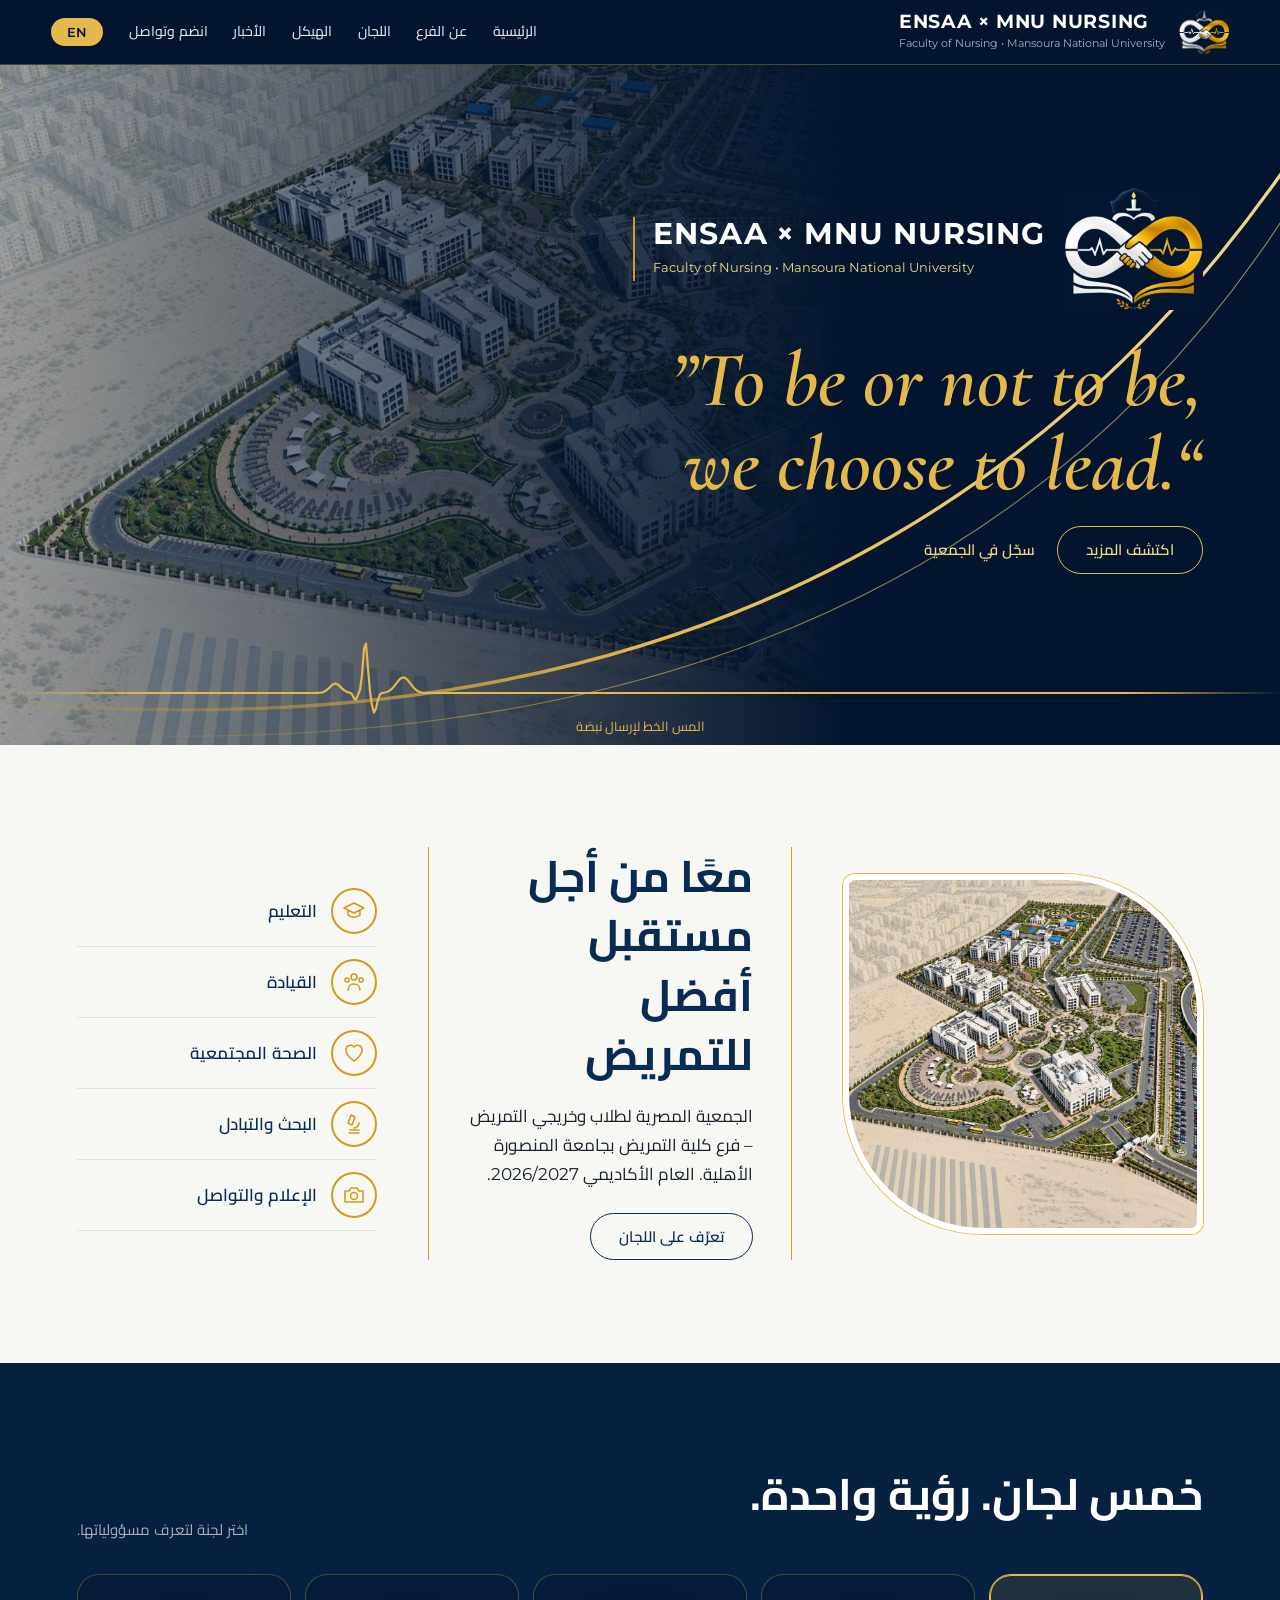
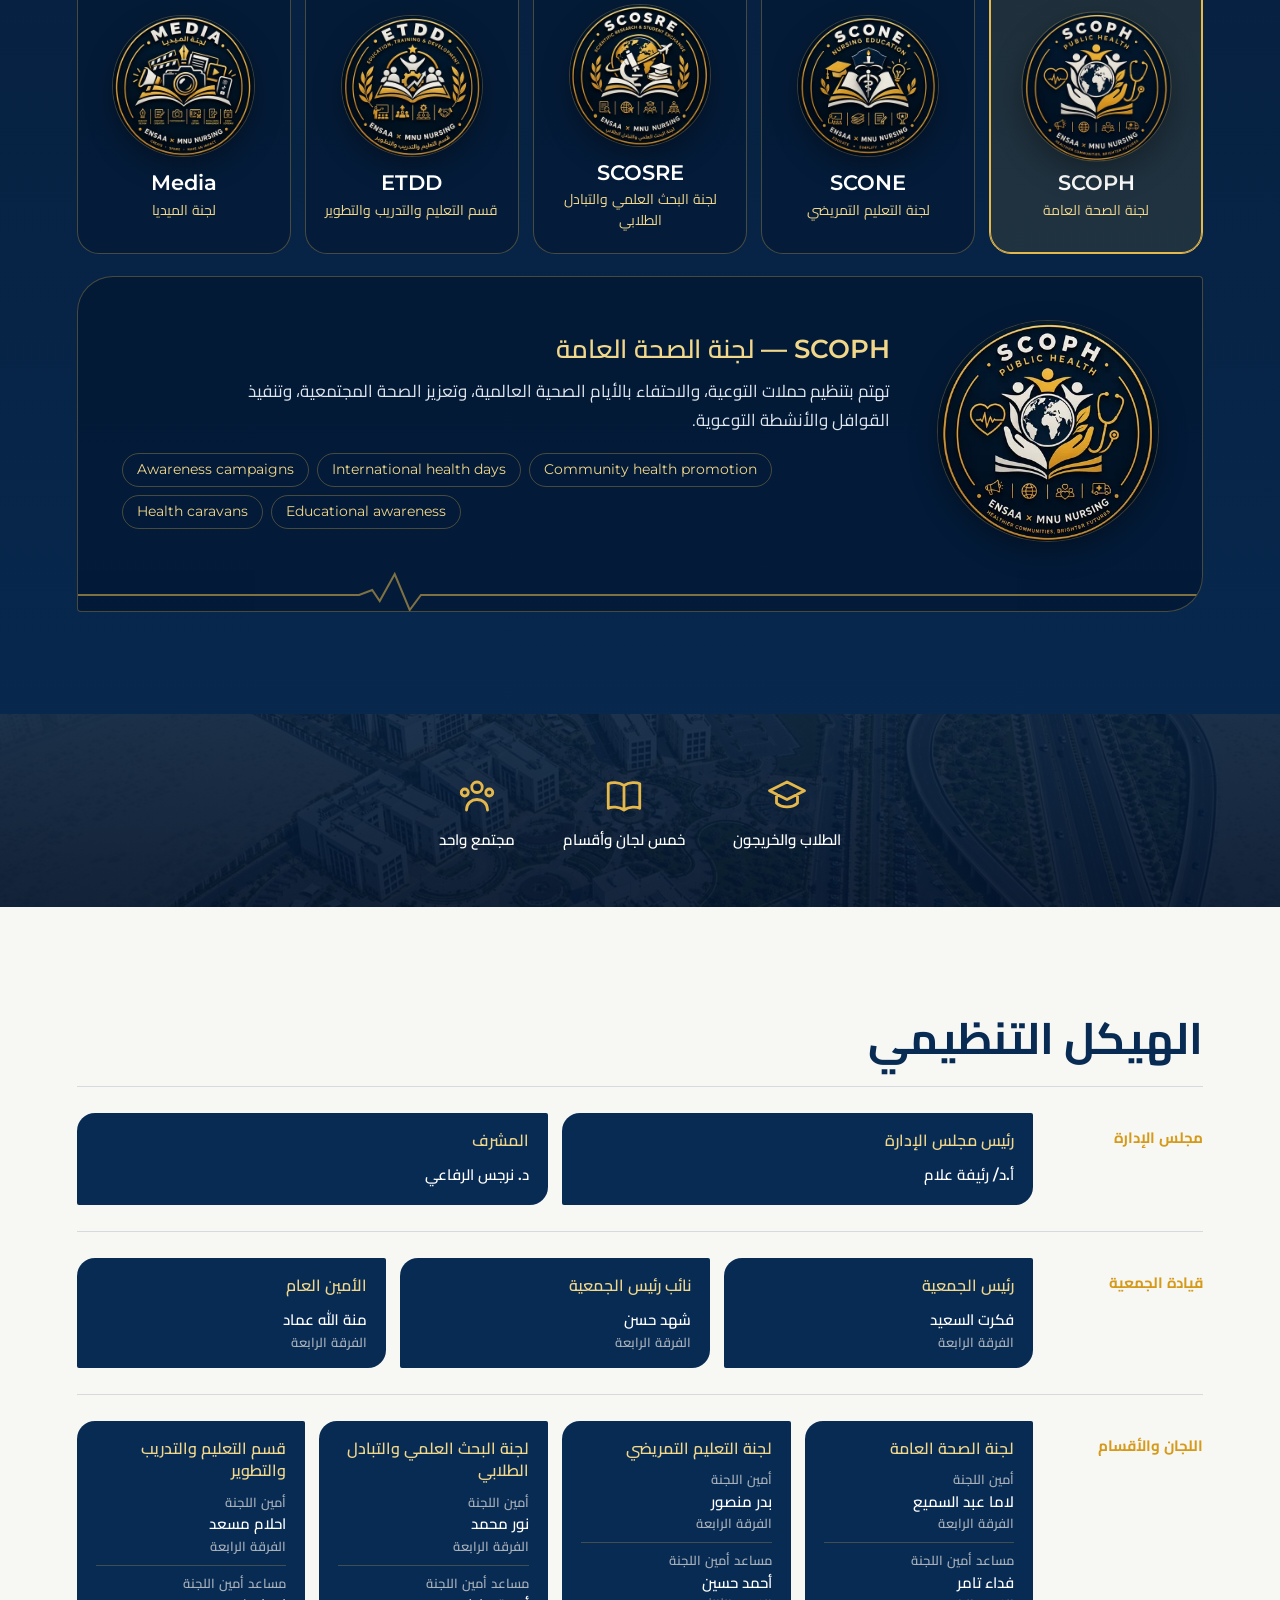
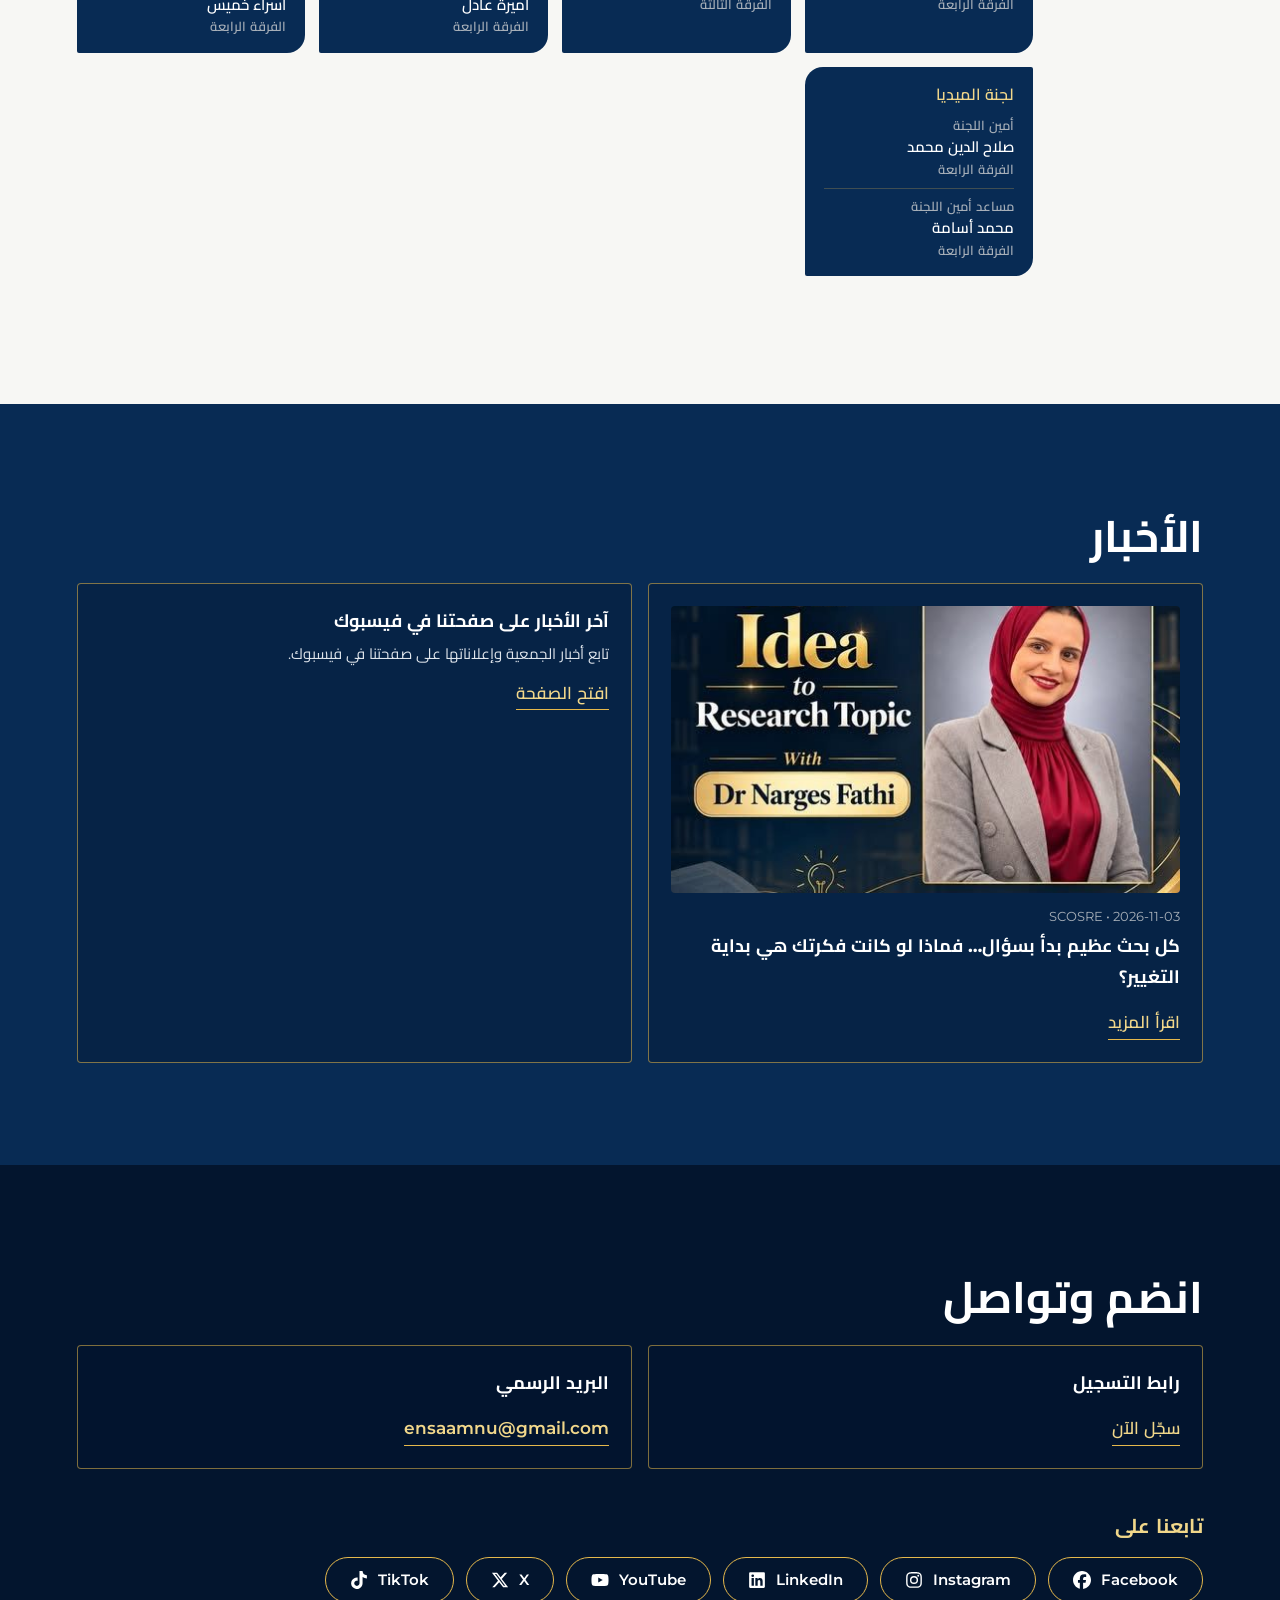
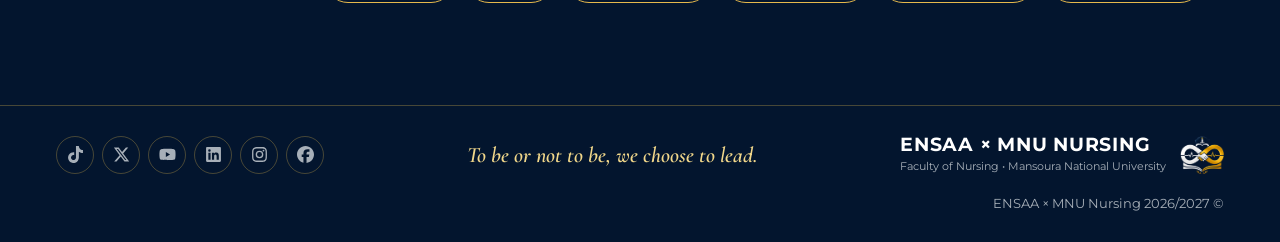
<file: index.html>
<!DOCTYPE html>
<html lang="ar" dir="rtl">
<head>
<meta charset="utf-8">
<meta name="viewport" content="width=device-width, initial-scale=1, viewport-fit=cover">
<title>ENSAA × MNU Nursing</title>
<meta name="description" content="الجمعية المصرية لطلاب وخريجي التمريض – فرع كلية التمريض بجامعة المنصورة الأهلية | ENSAA × MNU Nursing">
<meta property="og:title" content="ENSAA × MNU Nursing">
<meta property="og:description" content="Egyptian Nursing Students and Alumni Association – Faculty of Nursing, Mansoura National University">
<meta property="og:type" content="website">
<link rel="icon" type="image/png" href="images/favicon.png">
<link rel="preconnect" href="https://fonts.googleapis.com">
<link rel="preconnect" href="https://fonts.gstatic.com" crossorigin>
<link href="https://fonts.googleapis.com/css2?family=Bebas+Neue&family=Cairo:wght@400;600;700&family=Cormorant+Garamond:ital,wght@0,600;0,700;1,600&family=Montserrat:wght@400;500;600;700&display=swap" rel="stylesheet">
<link rel="stylesheet" href="style.css">
</head>
<body>
<header>
<a class="brand" href="#home"><span class="lg" role="img" aria-label="ENSAA × MNU Nursing logo"></span><span><b>ENSAA × MNU NURSING</b><small>Faculty of Nursing • Mansoura National University</small></span></a>
<nav>
<a href="#home" data-ar="الرئيسية" data-en="Home"></a>
<a href="#about" data-ar="عن الفرع" data-en="About"></a>
<a href="#committees" data-ar="اللجان" data-en="Committees"></a>
<a href="#board" data-ar="الهيكل" data-en="Board"></a>
<a href="#news" data-ar="الأخبار" data-en="News"></a>
<a href="#contact" data-ar="انضم وتواصل" data-en="Join and contact"></a>
<button id="lang" type="button" aria-label="Switch language">EN</button>
</nav>
</header>

<main>
<section id="home" aria-label="ENSAA × MNU Nursing">
<svg class="sw" viewBox="0 0 1200 600" preserveAspectRatio="none" aria-hidden="true"><defs><linearGradient id="gg" x1="0" x2="1"><stop offset="0" stop-color="#D59A1A" stop-opacity="0"/><stop offset=".5" stop-color="#E5B84C"/><stop offset="1" stop-color="#F1D78A"/></linearGradient></defs><path d="M-20 560C420 600 900 520 1220 70" fill="none" stroke="url(#gg)" stroke-width="3"/><path d="M-20 585C450 620 940 540 1220 110" fill="none" stroke="url(#gg)" stroke-width="1" opacity=".6"/></svg>
<div class="hc">
<div class="hl"><span class="lg" role="img" aria-label="ENSAA × MNU Nursing logo"></span><div><b>ENSAA × MNU NURSING</b><small>Faculty of Nursing • Mansoura National University</small></div></div>
<q id="sq"></q>
<a class="btn" href="#about" data-ar="اكتشف المزيد" data-en="Discover more"></a><a class="rg" href="https://forms.gle/MSTFgeU1EehJxwdHA" target="_blank" rel="noopener noreferrer" data-ar="سجّل في الجمعية" data-en="Register"></a>
</div>
<canvas id="strip" aria-hidden="true"></canvas>
<div class="hint" data-ar="المس الخط لإرسال نبضة" data-en="Touch the line to send a pulse"></div>
</section>

<section id="about"><div class="wrap ab">
<div class="ph" role="img" aria-label="Aerial view of the university campus"></div>
<div class="tx">
<h2 data-ar="معًا من أجل مستقبل أفضل للتمريض" data-en="Together for a brighter nursing future"></h2>
<p data-ar="الجمعية المصرية لطلاب وخريجي التمريض – فرع كلية التمريض بجامعة المنصورة الأهلية. العام الأكاديمي 2026/2027." data-en="ENSAA at the Faculty of Nursing, Mansoura National University. Academic year 2026/2027."></p>
<a class="btn" href="#committees" data-ar="تعرّف على اللجان" data-en="Meet the committees"></a>
</div>
<ul class="vl" id="vl"></ul>
</div></section>

<section id="committees"><div class="wrap">
<div class="hd"><h2 data-ar="خمس لجان. رؤية واحدة." data-en="Five committees. One vision."></h2><p data-ar="اختر لجنة لتعرف مسؤولياتها." data-en="Select a committee to read its stated responsibilities."></p></div>
<div class="cg" id="cg" role="tablist"></div>
<div class="panel" id="panel" role="tabpanel" aria-live="polite"></div>
</div></section>

<section id="band"><div class="bd">
<ul id="bl"></ul>
</div></section>

<section id="board"><div class="wrap">
<h2 data-ar="الهيكل التنظيمي" data-en="Organizational structure"></h2>
<div id="tiers"></div>
</div></section>

<section id="news"><div class="wrap">
<h2 data-ar="الأخبار" data-en="News"></h2>
<div class="ph3" id="nw"></div>
</div></section>

<section id="contact" style="background:var(--ink)"><div class="wrap">
<h2 data-ar="انضم وتواصل" data-en="Join and contact"></h2>
<div class="ph3" id="join"></div>
<h3 class="sh" data-ar="تابعنا على" data-en="Follow us on"></h3>
<div class="soc" id="soc"></div>
</div></section>
</main>
<footer>
<div class="brand"><span class="lg" role="img" aria-label="logo"></span><span><b>ENSAA × MNU NURSING</b><small>Faculty of Nursing • Mansoura National University</small></span></div>
<em>To be or not to be, we choose to lead.</em>
<div class="soc sm" id="fsoc"></div>
<span>© 2026/2027 ENSAA × MNU Nursing</span>
</footer>
<script src="script.js" defer></script>
<script data-goatcounter="https://ensaamnu.goatcounter.com/count" async src="https://gc.zgo.at/count.js"></script>
</body>
</html>
</file>
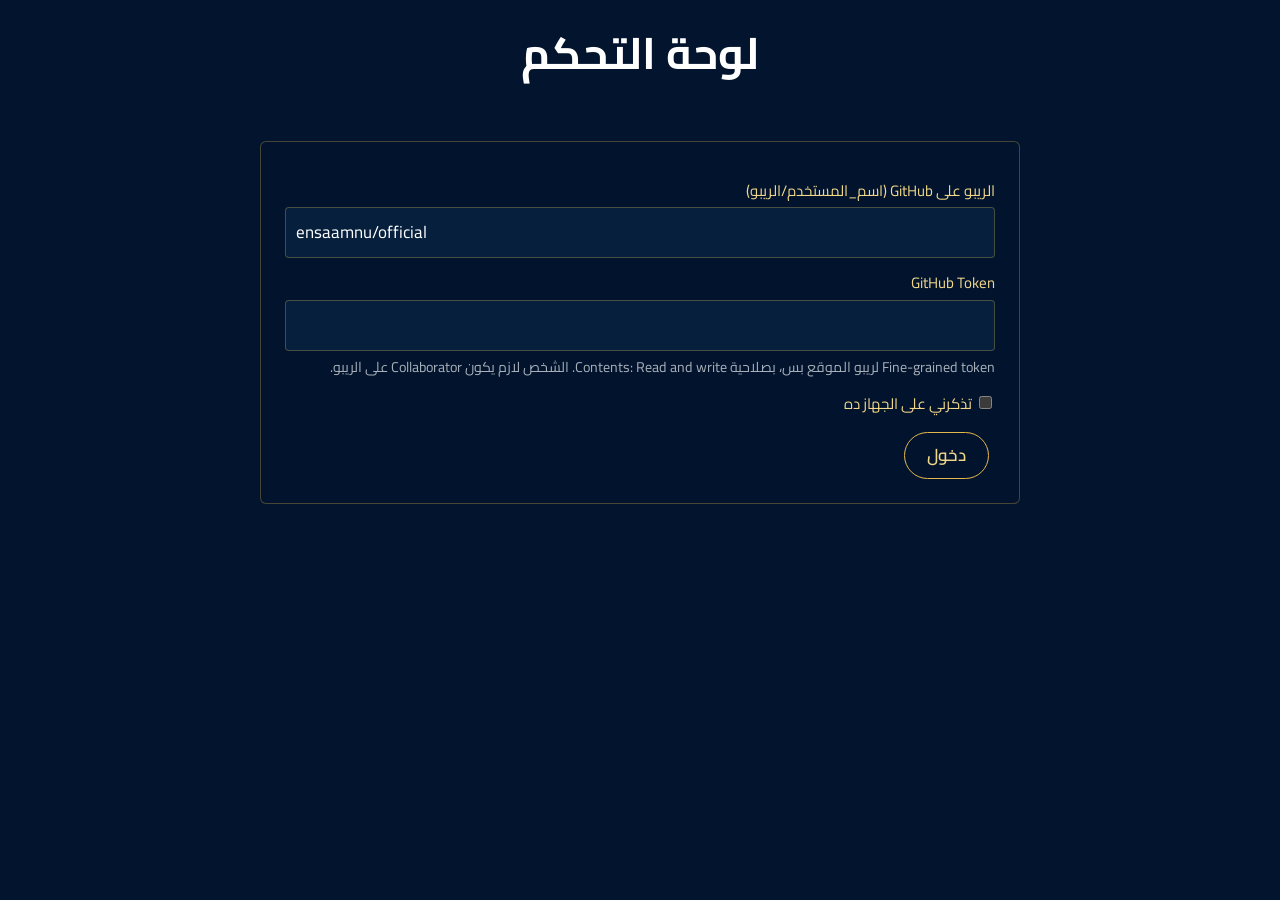
<file: admin.html>
<!DOCTYPE html>
<html lang="ar" dir="rtl">
<head>
<meta charset="utf-8">
<meta name="viewport" content="width=device-width, initial-scale=1">
<meta name="robots" content="noindex,nofollow">
<title>لوحة التحكم | ENSAA × MNU</title>
<link rel="icon" type="image/png" href="images/favicon.png">
<link href="https://fonts.googleapis.com/css2?family=Cairo:wght@400;600;700&display=swap" rel="stylesheet">
<link rel="stylesheet" href="style.css">
<style>
body{font-family:'Cairo',sans-serif;padding:24px clamp(16px,4vw,56px)}
.box{max-width:760px;margin:0 auto 24px;border:1px solid var(--line);border-radius:6px;padding:24px;background:rgba(3,21,46,.6)}
label{display:block;margin:12px 0 4px;color:var(--champ);font-size:15px}
input,select,textarea{width:100%;background:var(--deep);color:#fff;border:1px solid var(--line);border-radius:4px;padding:10px;font:inherit;box-sizing:border-box}
textarea{min-height:110px}
button{background:none;color:var(--champ);border:1px solid var(--lgold);border-radius:999px;padding:8px 22px;font:inherit;font-weight:600;cursor:pointer;margin:12px 6px 0 0}
button:hover{background:var(--lgold);color:var(--ink)}
.tabs button.on{background:var(--lgold);color:var(--ink)}
.row{display:grid;grid-template-columns:2fr 1fr;gap:10px}
#msg{min-height:1.5em;margin:0 auto 16px;max-width:760px;font-weight:600}
.ok{color:#7fe3a6}.bad{color:#ff8a8a}
small.h{color:var(--gray);display:block;margin-top:4px}
.live{margin:10px 0;padding:12px;border:1px solid var(--line);border-radius:4px}
.live h3{margin:2px 0 0;font-size:17px}
[hidden]{display:none!important}
</style>
</head>
<body>
<h2 style="text-align:center;max-width:760px;margin:0 auto 16px">لوحة التحكم</h2>
<p id="msg"></p>

<div class="box" id="lg">
<label>الريبو على GitHub (اسم_المستخدم/الريبو)</label><input id="repo" value="ensaamnu/official" dir="ltr">
<label>GitHub Token</label><input id="tk" type="password" dir="ltr" autocomplete="off">
<small class="h">Fine-grained token لريبو الموقع بس، بصلاحية Contents: Read and write. الشخص لازم يكون Collaborator على الريبو.</small>
<label><input type="checkbox" id="rem" style="width:auto"> تذكرني على الجهاز ده</label>
<button id="go" type="button">دخول</button>
</div>

<div id="app" hidden>
<div class="box tabs" style="text-align:center;padding:10px"><button id="t1" class="on" type="button">الأخبار</button><button id="t2" type="button">اللجان</button><button id="out" type="button">خروج</button></div>

<div id="p1">
<div class="box">
<h3 id="ft" style="margin-top:0">خبر جديد</h3>
<input type="hidden" id="id"><input type="hidden" id="im">
<div class="row"><div><label>العنوان *</label><input id="title"></div><div><label>التاريخ</label><input id="date" type="date"></div></div>
<label>اللجنة</label><select id="cm"><option value="">عام (كل الجمعية)</option><option>SCOPH</option><option>SCONE</option><option>SCOSRE</option><option>ETDD</option><option>Media</option></select>
<label>النص</label><textarea id="text"></textarea>
<label>العنوان بالإنجليزي (اختياري)</label><input id="title_en" dir="ltr">
<label>النص بالإنجليزي (اختياري)</label><textarea id="text_en" dir="ltr"></textarea>
<label>رابط للمزيد (اختياري)</label><input id="link" dir="ltr" placeholder="https://">
<label>صورة (اختياري)</label><input id="img" type="file" accept="image/*"><small class="h" id="cur"></small>
<button id="sv" type="button">حفظ ونشر</button><button id="rs" type="button">جديد</button>
</div>
<div class="box"><h3 style="margin-top:0">الأخبار الحالية</h3><div id="nl"></div></div>
</div>

<div id="p2" hidden>
<div class="box">
<label>اللجنة</label><select id="ck"><option>SCOPH</option><option>SCONE</option><option>SCOSRE</option><option>ETDD</option><option>Media</option></select>
<div class="row"><div><label>أمين اللجنة</label><input id="s0"></div><div><label>الفرقة (1-4)</label><input id="y0" type="number" min="0" max="4"></div></div>
<div class="row"><div><label>مساعد أمين اللجنة</label><input id="s1"></div><div><label>الفرقة (1-4)</label><input id="y1" type="number" min="0" max="4"></div></div>
<button id="sc" type="button">حفظ ونشر</button>
</div>
</div>
</div>
<script src="admin.js"></script>
</body>
</html>
</file>
<file: style.css>
:root{--ink:#03152e;--navy:#082B54;--deep:#061F3D;--soft:#123E69;--gold:#D59A1A;--lgold:#E5B84C;--champ:#F1D78A;--off:#F7F7F4;--dark:#17212B;--gray:#A7AFB8;--line:rgba(229,184,76,.3);
--lg:url(images/logo.webp);--e0:url(images/scoph.webp);--e1:url(images/scone.webp);--e2:url(images/scosre.webp);--e3:url(images/etdd.webp);--e4:url(images/media.webp);--ph:url(images/campus.jpg);
--bd:'Montserrat','Cairo',sans-serif;--sf:'Cormorant Garamond','Cairo',serif;
color-scheme:dark;box-sizing:border-box;padding-top:env(safe-area-inset-top,0px);padding-bottom:env(safe-area-inset-bottom,0px)}
html{scroll-padding-top:calc(env(safe-area-inset-top,0px) + 80px);scroll-behavior:smooth}
*,*::before,*::after{box-sizing:inherit}
body{margin:0;background:var(--ink);color:#fff;font:400 17px/1.7 var(--bd)}
body::before{content:"";position:fixed;inset:0 0 auto;height:env(safe-area-inset-top,0px);background:var(--ink);z-index:30}
:focus-visible{outline:2px solid var(--lgold);outline-offset:3px}
.lg{display:block;background:var(--lg) center/cover no-repeat;aspect-ratio:860/750;flex:none}
header{position:sticky;top:env(safe-area-inset-top,0px);z-index:20;display:flex;flex-wrap:wrap;align-items:center;justify-content:space-between;gap:8px 20px;padding:10px clamp(16px,4vw,56px);background:var(--ink);border-bottom:1px solid var(--line)}
.brand{display:flex;align-items:center;gap:14px;color:#fff;text-decoration:none}
.brand .lg{width:50px}
.brand b{display:block;font:700 19px/1.2 var(--bd);letter-spacing:.04em;direction:ltr}
.brand small{display:block;font-size:11px;color:var(--gray);direction:ltr;border-inline-start:0}
nav{display:flex;align-items:center;gap:clamp(12px,2vw,28px)}
nav a{color:#dfe5ec;text-decoration:none;font-weight:500;font-size:14px;white-space:nowrap}
nav a:hover{color:var(--lgold)}
#lang{font:600 13px var(--bd);color:var(--ink);background:var(--lgold);border:0;border-radius:999px;padding:6px 16px;cursor:pointer}
@media(max-width:980px){nav{order:3;width:100%;overflow-x:auto;padding-bottom:4px}#lang{margin-inline-start:auto}}
h2{font:700 clamp(34px,4.6vw,56px)/1.15 var(--sf);margin:0 0 .4em}
html[lang=ar] h2{font:700 clamp(28px,4vw,44px)/1.35 'Cairo',sans-serif}
section{padding:clamp(56px,8vw,104px) clamp(20px,6vw,80px)}
.wrap{max-width:1180px;margin:0 auto}
/* hero */
#home{position:relative;min-height:min(86vh,680px);display:flex;align-items:center;overflow:hidden;background:var(--ph) 70% center/cover;padding-bottom:150px;cursor:crosshair}
#home::before{content:"";position:absolute;inset:0;background:linear-gradient(to right,var(--ink) 0,var(--ink) 34%,rgba(3,21,46,.78) 56%,rgba(8,43,84,.35) 100%)}
html[dir=rtl] #home::before{background:linear-gradient(to left,var(--ink) 0,var(--ink) 34%,rgba(3,21,46,.78) 56%,rgba(8,43,84,.35) 100%)}
@media(max-width:760px){#home::before,html[dir=rtl] #home::before{background:rgba(3,21,46,.86)}}
.sw{position:absolute;inset:0;width:100%;height:100%;pointer-events:none}
.hc{position:relative;max-width:620px;margin-inline:0 auto}
.hl{display:flex;align-items:center;gap:18px;margin-bottom:28px}
.hl .lg{width:140px}
.hl div{border-inline-start:2px solid var(--gold);padding-inline-start:18px;direction:ltr}
.hl b{display:block;font:700 clamp(20px,3vw,30px)/1.15 var(--bd);letter-spacing:.03em}
.hl small{font-size:13px;color:var(--champ)}
#sq{display:block;direction:ltr;unicode-bidi:isolate;text-align:left;font:italic 600 clamp(40px,6.2vw,78px)/1.08 var(--sf);color:var(--lgold);margin:0 0 20px}
html[dir=rtl] #sq{text-align:right}
#sq span{display:inline-block;opacity:0;transform:translateY(.35em);transition:opacity .7s,transform .7s}
#sq.in span{opacity:1;transform:none}
#home p{margin:0 0 26px;max-width:26em;color:#e6ebf1;font-size:18px}
.btn{display:inline-block;color:var(--champ);border:1px solid var(--lgold);border-radius:999px;padding:10px 28px;text-decoration:none;font-weight:600;font-size:15px;transition:background .2s,color .2s}
.btn:hover{background:var(--lgold);color:var(--ink)}
#strip{position:absolute;inset:auto 0 0 0;width:100%;height:130px}
.hint{position:absolute;inset:auto 0 8px;text-align:center;font-size:13px;color:var(--lgold);pointer-events:none}
/* about */
#about{background:var(--off);color:var(--dark)}
#about h2,#board h2{color:var(--navy)}
.ab{display:grid;grid-template-columns:minmax(220px,360px) 1fr minmax(220px,300px);gap:clamp(24px,4vw,56px);align-items:center}
@media(max-width:900px){.ab{grid-template-columns:1fr}}
.ph{aspect-ratio:1;background:var(--ph) 22% 55%/cover;border-radius:140px 12px 140px 12px;border:6px solid #fff;box-shadow:0 0 0 1px var(--lgold)}
html[dir=rtl] .ph{border-radius:12px 140px 12px 140px}
.ab .tx{border-inline:1px solid var(--gold);padding-inline:clamp(20px,3vw,40px)}
@media(max-width:900px){.ab .tx{border-inline:0;padding:0}}
.ab p{margin:0 0 24px;max-width:30em}
.ab .btn{color:var(--navy);border-color:var(--navy)}
.ab .btn:hover{background:var(--navy);color:#fff}
.vl{list-style:none;margin:0;padding:0}
.vl li{display:flex;align-items:center;gap:14px;padding:12px 0;border-bottom:1px solid #dde1e5;font-weight:600;color:var(--navy)}
.ic{width:46px;height:46px;border-radius:50%;border:2px solid var(--gold);display:grid;place-items:center;color:var(--gold);flex:none}
.ic svg{width:24px;height:24px;fill:none;stroke:currentColor;stroke-width:1.6;stroke-linecap:round;stroke-linejoin:round}
/* committees */
#committees{background:linear-gradient(180deg,var(--deep),var(--navy) 140%)}
.hd{display:flex;flex-wrap:wrap;justify-content:space-between;align-items:end;gap:12px 40px;margin-bottom:32px}
.hd p{margin:0;max-width:22em;color:var(--gray);font-size:15px}
.cg{display:grid;grid-template-columns:repeat(5,1fr);gap:14px}
@media(max-width:980px){.cg{grid-template-columns:repeat(auto-fit,minmax(170px,1fr))}}
.cc{all:unset;box-sizing:border-box;cursor:pointer;text-align:center;border:1px solid var(--line);border-radius:22px;padding:26px 14px 22px;background:rgba(3,21,46,.45);transition:transform .25s,border-color .25s,background .25s}
.cc:hover{transform:translateY(-4px)}
.cc:focus-visible{outline:2px solid var(--lgold)}
.cc[aria-selected=true]{border-color:var(--lgold);background:rgba(213,154,26,.12);box-shadow:0 0 0 1px var(--lgold) inset}
.em{display:block;width:clamp(104px,11vw,150px);aspect-ratio:1;border-radius:50%;margin:0 auto 14px;background-size:cover;background-position:center;box-shadow:0 0 0 1px rgba(229,184,76,.25),0 10px 28px rgba(0,0,0,.35);transition:transform .3s}
.cc:hover .em,.cc[aria-selected=true] .em{transform:scale(1.05)}
.pe{display:flex;gap:clamp(20px,4vw,48px);align-items:center;padding-bottom:26px}
.pe .em{width:clamp(150px,18vw,220px);margin:0;flex:none}
@media(max-width:700px){.pe{flex-direction:column;align-items:flex-start}}
.cc b{display:block;font:600 21px/1.2 var(--bd)}
.cc span{display:block;font-size:14px;color:var(--champ);margin-top:4px;line-height:1.5}
.panel{position:relative;margin-top:22px;border:1px solid var(--line);border-radius:4px 36px 4px 36px;padding:clamp(24px,4vw,44px);background:rgba(3,21,46,.6);overflow:hidden;min-height:230px}
html[dir=rtl] .panel{border-radius:36px 4px 36px 4px}
.panel h3{margin:0 0 10px;font:600 clamp(20px,2.4vw,26px)/1.3 var(--bd);color:var(--champ)}
.panel p{max-width:38em;margin:0 0 18px;color:#dfe5ec;direction:rtl;text-align:start}
.chips{display:flex;flex-wrap:wrap;gap:8px;direction:ltr;margin:0;padding:0;list-style:none}
.chips li{font-size:14px;border:1px solid var(--line);color:var(--champ);padding:4px 14px;border-radius:999px}
.panel svg{position:absolute;inset:auto 0 0;width:100%;height:40px;opacity:.55}
.panel svg path{stroke-dasharray:1300;stroke-dashoffset:1300;animation:draw 1.3s ease forwards}
@keyframes draw{to{stroke-dashoffset:0}}
/* band */
#band{background:linear-gradient(rgba(6,31,61,.9),rgba(3,21,46,.93)),var(--ph) center 40%/cover;padding-block:56px}
.bd{display:flex;flex-wrap:wrap;align-items:center;justify-content:center;gap:28px 56px;max-width:1180px;margin:0 auto}
.bd q{quotes:none;font:600 clamp(28px,3.4vw,42px)/1.25 var(--sf);max-width:11em}
html[lang=ar] .bd q{font-family:'Cairo',sans-serif;font-size:clamp(22px,2.8vw,32px)}
.bd ul{display:flex;gap:clamp(20px,4vw,48px);list-style:none;margin:0;padding:0;text-align:center}
.bd li{font-weight:600;font-size:15px;line-height:1.35}
.bd li .ic{margin:0 auto 8px;border:0;color:var(--lgold);width:52px;height:52px}
.bd li .ic svg{width:42px;height:42px}
/* board */
#board{background:var(--off);color:var(--dark)}
.tier{display:grid;grid-template-columns:150px 1fr;gap:20px;padding:26px 0;border-top:1px solid #d6dadf}
@media(max-width:760px){.tier{grid-template-columns:1fr;gap:10px}}
.tl{font-weight:700;color:var(--gold);font-size:15px;padding-top:12px}
.cards{display:grid;grid-template-columns:repeat(auto-fit,minmax(210px,1fr));gap:14px}
.card{background:var(--navy);color:#fff;padding:16px 18px;border-radius:2px 18px 2px 18px;border:1px solid transparent;transition:transform .2s,border-color .2s}
html[dir=rtl] .card{border-radius:18px 2px 18px 2px}
.card:hover{transform:translateY(-3px);border-color:var(--lgold)}
.card b{display:block;font:600 16px/1.4 var(--bd);color:var(--champ)}
.card span{display:block;font-size:15px;margin-top:4px}
.tbc{color:var(--gray);font-style:italic;border-top:1px dashed rgba(167,175,184,.45);margin-top:8px;padding-top:6px;font-size:14px!important}
.pp{margin-top:10px!important;font-weight:600}
.pp+.pp{border-top:1px solid rgba(229,184,76,.25);padding-top:8px}
.pp small{margin:0}
.nt{margin:18px 0 0;color:#5b6773;font-size:14px}
.card small{display:block;color:var(--gray);font-size:13px;line-height:1.4}
/* news + contact */
#news{background:var(--navy)}
.ph3{display:grid;grid-template-columns:repeat(auto-fit,minmax(240px,1fr));gap:16px}
.ph3 div{border:1px dashed rgba(229,184,76,.55);border-radius:4px;padding:22px}
.ph3 h3{margin:0 0 4px;font-size:18px}
.ph3 p{margin:0;color:var(--gray);font-style:italic;font-size:15px}
footer{background:var(--ink);border-top:1px solid var(--line);padding:28px clamp(20px,5vw,56px);display:flex;flex-wrap:wrap;align-items:center;justify-content:space-between;gap:16px 32px;font-size:13px;color:var(--gray)}
footer .brand .lg{width:44px}
footer em{font:italic 600 22px/1.2 var(--sf);color:var(--champ);direction:ltr}
.rg{margin-inline-start:22px;color:var(--champ);text-decoration:none;font-weight:600;font-size:15px;border-bottom:1px solid transparent;padding-bottom:2px;white-space:nowrap}
.rg:hover{border-color:var(--lgold)}
.ph3 small{display:block;color:var(--gray);font-size:13px;margin-bottom:4px}
.sh{margin:40px 0 14px;font-size:20px;color:var(--champ)}
.soc{display:flex;flex-wrap:wrap;gap:12px}
.soc a{color:#fff;text-decoration:none;border:1px solid var(--lgold);border-radius:999px;padding:9px 24px;font-weight:600;font-size:15px;direction:ltr;transition:background .2s,color .2s,transform .2s}
.soc a:hover{background:var(--lgold);color:var(--ink);transform:translateY(-2px)}
.soc a{display:inline-flex;align-items:center;gap:10px}
.soc svg{width:18px;height:18px;fill:currentColor;flex:none}
.soc.sm{gap:8px}
.soc.sm a{width:38px;height:38px;padding:0;justify-content:center;border-color:var(--line);color:var(--gray)}
.soc.sm span{display:none}
.soc.sm svg{width:17px;height:17px}
.ph3 div.live{border-style:solid;background:rgba(3,21,46,.35)}
.ph3 .live p{font-style:normal;color:#dfe5ec}
.lk{display:inline-block;margin-top:12px;color:var(--champ);font-weight:600;text-decoration:none;border-bottom:1px solid var(--lgold);padding-bottom:2px;word-break:break-all}
.lk:hover{color:#fff}
@media(prefers-reduced-motion:reduce){html{scroll-behavior:auto}*{animation:none!important;transition:none!important}#sq span{opacity:1;transform:none}.panel svg path{stroke-dashoffset:0}}
.ni{display:block;width:100%;aspect-ratio:16/9;object-fit:cover;border-radius:4px;margin-bottom:12px}
</file>
